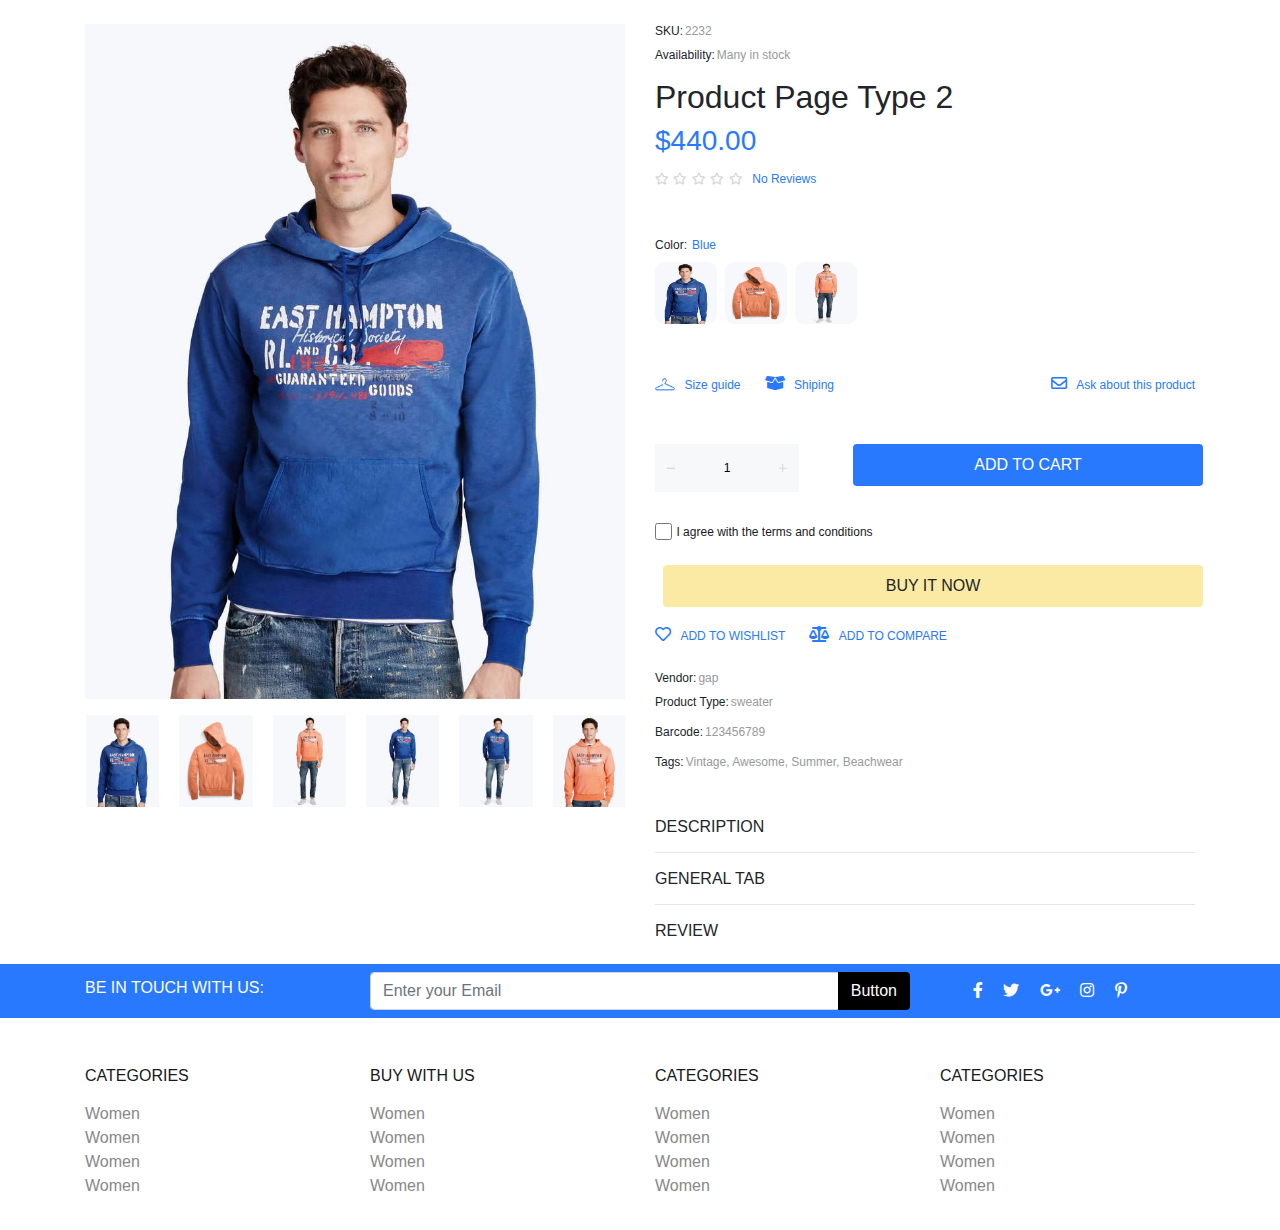
<file: components/Product-project/index.html>
<!DOCTYPE html>
<html lang="en">
    <head>

        <link rel="stylesheet" href="css/all.css">
        <link rel="stylesheet" href="css/bootstrap.min.css">
        <link rel="stylesheet" href="css/owl.carousel.min.css">
        <link rel="stylesheet" href="css/owl.theme.default.min.css">   
        <link rel="stylesheet" href="css/style.css">


    <title>WorkShop</title>
    </head>
    <body>



        <section class="product">
            <div class="container  mt-4">
                <div class="row">
                    <div class="col-lg-6  col-sm-12">
                        <img  id="prodPic"src="img/img1.jpg"/>
                        <div class="owl-carousel mt-3">
                            <div> <img src="img/img1.jpg"/> </div>
                            <div> <img src="img/img2.jpg"/> </div>    
                            <div> <img src="img/img3.jpg"/> </div>
                            <div> <img src="img/4.jpg"/> </div>
                            <div> <img src="img/5.jpg"/> </div>
                            <div> <img src="img/6.jpg"/> </div>
                            <div> <img src="img/7.jpg"/> </div>
                        </div>
                    </div>
                    <div class="col-lg-6  col-sm-12">
                        <div class="SingleProInfo" >
                            <p>SKU:<span class="graytext">2232</span></p>
                            <p class="mb-3">Availability:<span class="graytext">Many in stock</span></p>
                            <h2>Product Page Type 2</h1>
                            <h3>$440.00</h2>
                            <div id="ratingStars" class="mb-5">
                                <ul class="stars">
                                    <li><i class="far fa-star fa-xs"></i></li>
                                    <li><i class="far fa-star fa-xs"></i></li>
                                    <li><i class="far fa-star fa-xs"></i></li>
                                    <li><i class="far fa-star fa-xs"></i></li>
                                    <li><i class="far fa-star fa-xs"></i></li>
                                    <li> <span class="bluetext">No Reviews</span></li>
                                </ul>
                            </div>
                            <p>Color:<span class="bluetext">Blue</span> </p>

                            <div class="proclr ">
                                <ul class="proclrpic d-flex ">
                                    <li><img id="clrpic" src="img/img1.jpg"/></li>
                                    <li class="ml-2"><img id="clrpic" src="img/img2.jpg"/></li>
                                    <li class="ml-2"><img id="clrpic" src="img/img3.jpg"/></li>
                                </ul>
                            </div>

                            <div class="d-flex  mt-5">  
                                <div class="sizeguid">
                                    <img src="img/icons8-pastel-64.png"/>
                                    <span class="bluetext"> Size guide</span>
                                </div>

                                <div class="shipping ml-4 ">
                                    <i class="fas fa-box-open"></i>
                                    <span class="bluetext"> Shiping</span>
                                </div>  

                                <div class=" askabout ml-auto">
                                    <i class="far fa-envelope"></i>
                                    <span class="bluetext">  Ask about this product</span> 
                                </div>
                            </div>

                            <!-- -------------------------------numeric field&addto cart button -------------------------------                       --> 
                            <div class="row">
                            <div class="col-md-4">                      
                            <div class="number-input mt-5 ">
                                <button onclick="this.parentNode.querySelector('input[type=number]').stepDown()" ></button>
                                <input class="quantity" min="0" name="quantity" value="1" type="number">
                                <button onclick="this.parentNode.querySelector('input[type=number]').stepUp()" class="plus"></button>
                            </div>
                            </div>
                            
                            <div class="col-sm-8 mt-5" > 
                            <button class="btn  btn-addtocart d-inline  ml-2  p-2 "> ADD TO CART</button>
                            </div>
                            </div>
                            <!-- -------------------------------/numeric field&addto cart button -------------------------------                       -->                        




                            <!-- -------------------------------Checkbox -------------------------------                       -->
                            <div class="checkcond mb-3  mt-2">
                                <input type="checkbox"class="mt-3" value="" id="defaultCheck1">
                                <label  >
                                    I agree with the terms and conditions
                                </label>
                            </div>
                            <!-- -------------------------------/Checkbox ------------------------------- 
-->            



                            <button class="btn  btn-buynow btn-block  ml-2  p-2 mt-1"> BUY IT NOW</button>

                            <!-------------------------------------------------------------------                        -->
                            <div class="wishcompare d-flex  mt-3">  
                                <div class="wishlist">
                                    <i class="far fa-heart"></i>
                                    <span class="bluetext"> ADD TO WISHLIST</span>
                                </div>

                                <div class="compare ml-4 ">
                                    <i class="fas fa-balance-scale"></i>
                                    <span class="bluetext"> ADD TO COMPARE</span>
                                </div> 
                            </div>
                            <!-- ------------------------------------------------------------------------                       -->
                            <div class="moreInfo mt-4">
                                <p>Vendor:<span class="graytext">gap</span></p>
                                <p class="mb-3">Product Type:<span class="graytext">sweater</span></p>
                                <p class="mb-3">Barcode:<span          class="graytext">123456789</span></p>
                                <p class="mb-3">Tags:<span class="graytext">Vintage, Awesome, Summer, Beachwear</span></p>
                            </div>

                            <!-- ------------------------------------------------------------------------                       -->
                            <div class="decription mt-5">
                                <h6>DESCRIPTION</h6>
                                <div class="decription-content">
                                    <p>We are proud to present our best premium Shopify theme - Wokiee.</p>
                                    <p>This is multi-purpose software that can be used for any type of the store. Great variety of available options will make customization process very easy.</p>
                                    <p>Please, take a look at feature list and compare with our competitors.</p>
                                    <p>You can buy our theme and start your business online with minimal time investments.</p>
                                    <p>Wokiee support DropShipping app Oberlo.Wokiee Shopify theme is powerfool tool to create personal webshop.</p>
                                </div>

                                <div class="line"><hr></div>
                            </div>

                            <!-- ------------------------------------------------------------------------                       -->                       
                            <div class="generaltab">
                                <h6>GENERAL TAB</h6>
                                <div class="generaltab-content">
                                    <p>Color:<span class="graytext">Blue</span></p>
                                    <p class="mb-3">Size:<span class="graytext">20, 24</span></p>    <p>Material:<span class="graytext">100% Polyester</span></p>
                                </div>

                                <div class="line"><hr></div>
                            </div>


                            <!-- ------------------------------------------------------------------------                        -->
                            <div class="review">
                                <div class="review-content">
                                    <h6>CUSTOMER REVIEWS</h6>
                                    <p class="mb-3"><span class="graytext">No reviews yet</span></p>
                                </div>
                                <h6>REVIEW</h4>


                            </div>


                            <!-- ------------------------------------------------------------------------                        -->


                        </div>      

                    </div>
                </div>
            </div>
        </section>



        <footer >

            <div class="footer my-3 ">
                <div class="py-2 footer-above">
                    <div class="container">
                        <div class="row align-items-center">
                            <div class=" InTouch col-md-3">
                                <h6>BE IN TOUCH WITH US:</h6>
                            </div>
                            <div class="col-md-6  ">
                                <div class="input-group ">
                                    <input type="text" class="form-control" placeholder="Enter your Email" >
                                    <div class="input-group-append">
                                        <button class="btn" type="button" id="button-addon2">Button</button>
                                    </div>
                                </div>
                            </div>
                            <div class="col-md-3 ">
                                <div class="social row align-items-center justify-elements-center">
                                    <ul class="social_ico ">
                                        <li class="ml-5 mr-3"><i class="fab fa-facebook-f "></i></li>
                                        <li class="  mr-3"><i class="fab fa-twitter"></i></li>
                                        <li class="  mr-3"><i class="fab fa-google-plus-g"></i></li>
                                        <li class="  mr-3"><i class="fab fa-instagram"></i></li>
                                        <li class="  mr-3"><i class="fab fa-pinterest-p"></i></li>
                                        </li>
                                    </ul>
                            </div>
                        </div>
                    </div>
                </div>

            </div>

            <div class="container" >


                <div class="row mt-5 footer-sections">
                    <div class="col-md-3 col-xs-6 ">
                        <div class="footer-sections-CATEGORIES  ">
                            <ul class="CATEGORIES">
                                <li class="MainTiltle  mb-3"> <a href="#"><h6>CATEGORIES</h6></a> </li>
                                <li class=""> <a href="#">Women</a> </li>
                                <li class=""><a href="#">Women</a></li>
                                <li class=""><a href="#">Women</a></li>
                                <li class=""><a href="#">Women</a></li>
                            </ul>
                        </div>
                    </div>

                    <div class="col-md-3 col-xs-6 ">
                        <div class="footer-sections-BUY">    
                            <ul class="BUY-WITH-US">
                                <li class="MainTiltle  mb-3"> <a href="#"><h6>BUY WITH US</h6></a> </li>
                                <li class=""> <a href="#">Women</a> </li>
                                <li class=""><a href="#">Women</a></li>
                                <li class=""><a href="#">Women</a></li>
                                <li class=""><a href="#">Women</a></li>
                            </ul>
                        </div> 
                    </div>

                    <div class="col-md-3 col-xs-6">
                        <div class="footer-sections-ABOUT">    
                            <ul class="ABOUT">
                                <li class="MainTiltle  mb-3"> <a href="#"><h6>CATEGORIES</h6></a> </li>
                                <li class=""> <a href="#">Women</a> </li>
                                <li class=""><a href="#">Women</a></li>
                                <li class=""><a href="#">Women</a></li>
                                <li class=""><a href="#">Women</a></li>
                            </ul>
                        </div>
                    </div>


                    <div class="col-md-3 col-xs-6 ">
                        <div class="footer-sections-CONTACT US">    
                            <ul class="CONTACT US">
                                <li class="MainTiltle  mb-3"> <a href="#"><h6>CATEGORIES</h6></a> </li>
                                <li class=""> <a href="#">Women</a> </li>
                                <li class=""><a href="#">Women</a></li>
                                <li class=""><a href="#">Women</a></li>
                                <li class=""><a href="#">Women</a></li>
                            </ul>
                        </div>
                    </div>


                </div>



            </div> 
            </div>



        </footer>




    <script src="js/jquery-3.4.1.min.js"></script>
    <script src="js/popper.min.js"></script>
    <script src="js/bootstrap.min.js"></script>
    <script src="js/owl.carousel.min.js"></script>
    <script src="js/index.js"></script>                
    </body>
</html>
</file>
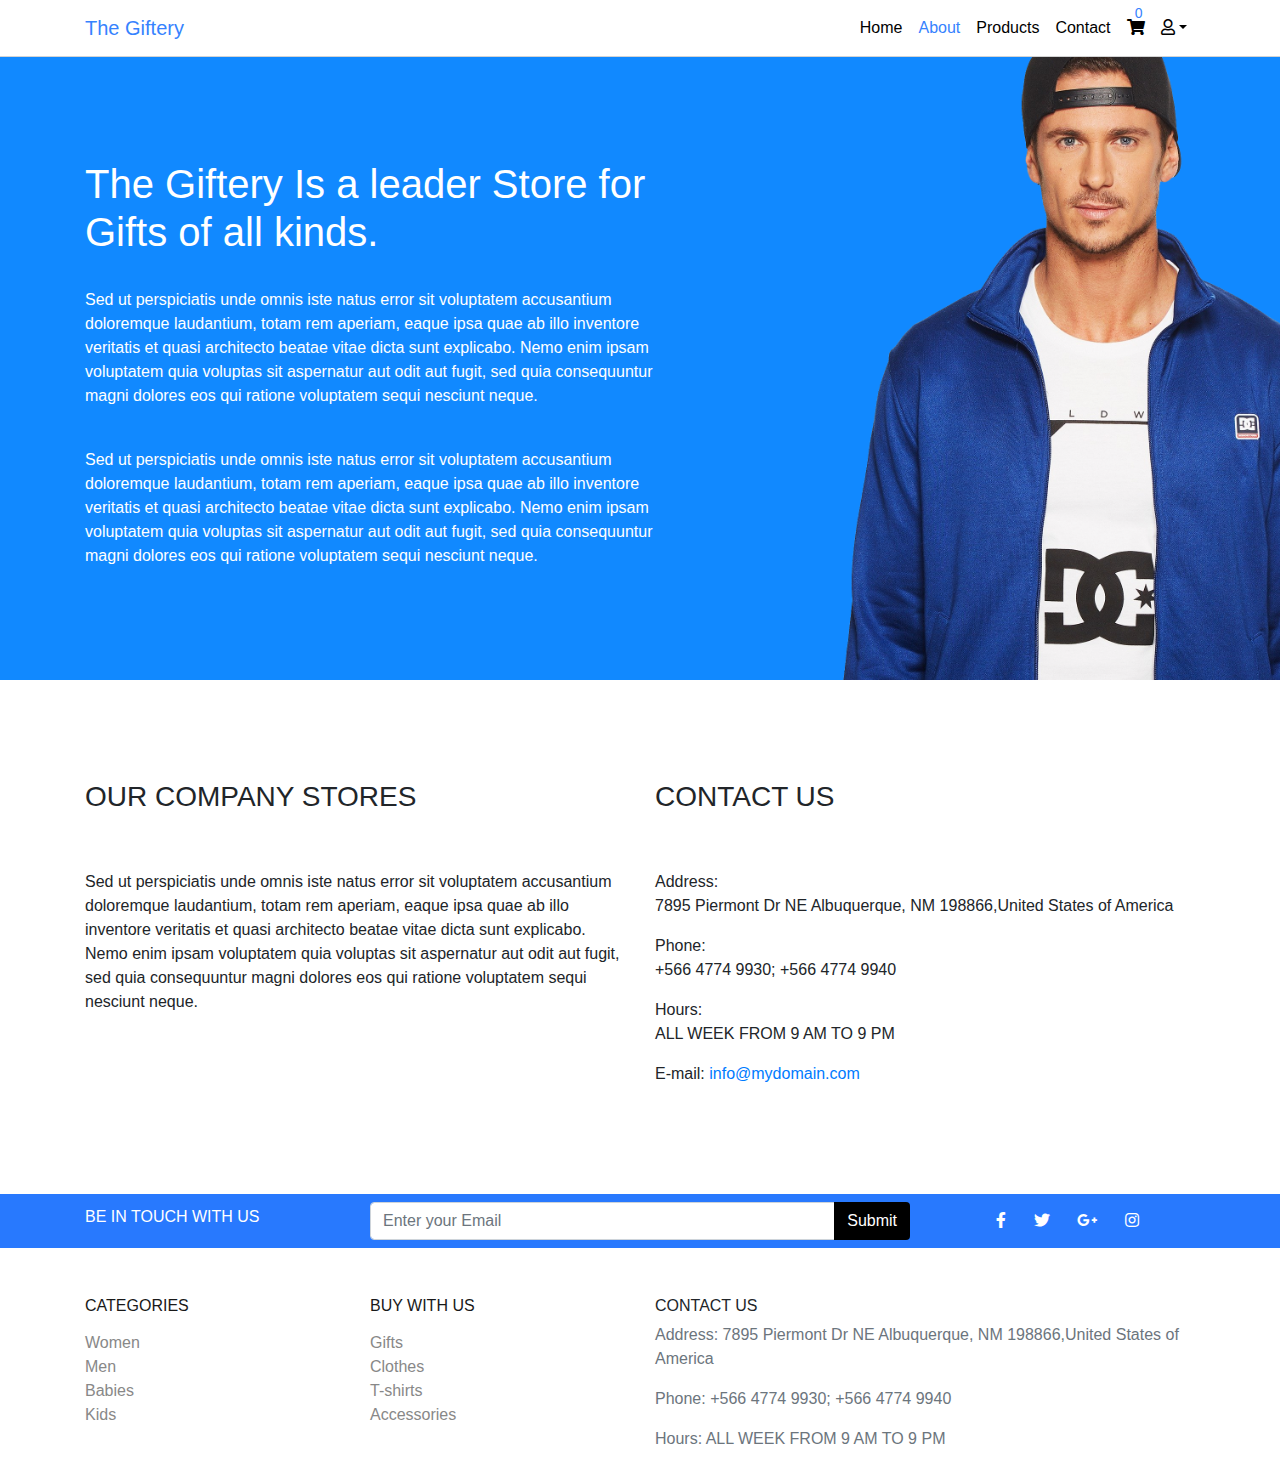
<file: about.html>
<!DOCTYPE html>
<html lang="en">

<head>
    <meta name="viewport" content="width=device-width, initial-scale=1.0">
    <meta http-equiv="X-UA-Compatible" content="ie=edge">
    <link rel="stylesheet" href="css/all.css">
    <link rel="stylesheet" href="css/bootstrap.min.css">
    <link rel="stylesheet" href="css/style.css">
    <title>theGiftery-Amer Team - About</title>
</head>

<body>
    <!-- Navbar Start -->
    <nav class="navbar navbar-expand-lg fixed-top navbar-dark">
        <div class="container">
            <a class="navbar-brand" href="index.html">The Giftery</a>
            <button class="navbar-toggler" type="button" data-toggle="collapse" data-target="#navbarSupportedContent"
                aria-controls="navbarSupportedContent" aria-expanded="false" aria-label="Toggle navigation">
                <span class="navbar-toggler-icon"></span>
            </button>

            <div class="collapse navbar-collapse" id="navbarSupportedContent">
                <ul class="navbar-nav ml-auto">
                    <li class="nav-item">
                        <a class="nav-link" href="index.html">Home</a>
                    </li>
                    <li class="nav-item active">
                        <a class="nav-link" href="about.html">About</a>
                    </li>
                    <li class="nav-item">
                        <a class="nav-link" href="products.html">Products</a>
                    </li>
                    <li class="nav-item">
                        <a class="nav-link" href="contact.html">Contact</a>
                    </li>
                    <li class="nav-item">
                        <a class="nav-link d-flex justify-elements-center align-items-center" href="shoppingcart.html">
                            <div id="cart-icon-div">
                                <i class="fas fa-shopping-cart"></i>
                                <span class='d-block text-center' id="cart-items">0</span>
                            </div>
                        </a>
                    </li>
                    <li class="nav-item dropdown d-flex justify-elements-center align-items-center">
                        <a class="nav-link arrow-down dropdown-toggle" id="dropdownId" data-toggle="dropdown"
                            aria-haspopup="true" aria-expanded="false">
                            <i id='user-image' class="far fa-user"></i>
                        </a>
                        <div class="dropdown-menu" aria-labelledby="dropdownId">
                            <a class="dropdown-item">username</a>
                            <a class="dropdown-item">settings</a>
                        </div>
                    </li>
                </ul>
            </div>
        </div>
    </nav>
    <!-- Navbar End -->

    <!-- About Section start -->

    <section>
        <div class="row about ">
            <div class="col-12">
                <div class="container py-5 my-5">
                    <h1 class="mt-5 pt-3">The Giftery Is a leader Store for
                        <br> Gifts of all kinds.
                    </h1>
                    <br>
                    <p>Sed ut perspiciatis unde omnis iste natus error sit voluptatem accusantium<br> doloremque
                        laudantium, totam rem aperiam, eaque ipsa quae ab illo inventore<br> veritatis et quasi
                        architecto beatae vitae dicta sunt explicabo. Nemo enim ipsam<br> voluptatem quia voluptas sit
                        aspernatur aut odit aut fugit, sed quia consequuntur<br> magni dolores eos qui ratione
                        voluptatem sequi nesciunt neque.
                    </p>
                    <br>
                    <p>Sed ut perspiciatis unde omnis iste natus error sit voluptatem accusantium<br> doloremque
                        laudantium, totam rem aperiam, eaque ipsa quae ab illo inventore<br> veritatis et quasi
                        architecto beatae vitae dicta sunt explicabo. Nemo enim ipsam<br> voluptatem quia voluptas sit
                        aspernatur aut odit aut fugit, sed quia consequuntur<br> magni dolores eos qui ratione
                        voluptatem sequi nesciunt neque.
                    </p>
                </div>
            </div>
        </div>
        <div class="lowerpart ">
            <div class="container">
                <div class="row">
                    <div class="col-lg-6 col-md-6 col-sm-12 col-12">
                        <h3>OUR COMPANY STORES</h3>
                        <br>
                        <br>
                        <p>Sed ut perspiciatis unde omnis iste natus error sit voluptatem accusantium
                            doloremque laudantium, totam rem aperiam, eaque ipsa quae ab illo inventore veritatis et
                            quasi architecto beatae vitae dicta sunt explicabo. Nemo enim ipsam voluptatem quia voluptas
                            sit aspernatur aut odit aut fugit, sed quia consequuntur magni dolores eos qui ratione
                            voluptatem sequi nesciunt neque.
                        </p>
                    </div>
                    <div class="col-lg-6 col-md-6 col-sm-12 col-12 contact">
                        <h3>CONTACT US</h3>
                        <br>
                        <br>
                        <div>
                            <span>Address: </span>
                            <p>7895 Piermont Dr NE Albuquerque, NM 198866,United States of America</p>
                            <span>Phone: </span>
                            <p>+566 4774 9930; +566 4774 9940</p>
                            <span>Hours: </span>
                            <p>ALL WEEK FROM 9 AM TO 9 PM</p>
                            <span>E-mail: </span> <a href="#">info@mydomain.com</a>
                        </div>
                    </div>
                </div>
            </div>
        </div>
    </section>

    <!-- About Section end -->


    <!-- Footer start  -->
    <footer>
        <div class="footer mt-3 py-2">
            <div class="py-2 footer-above">
                <div class="container">
                    <div class="row align-items-center">
                        <div class="col-lg-3 col-md-4 col-sm-12 InTouch">
                            <h6>BE IN TOUCH WITH US</h6>
                        </div>
                        <div class="col-lg-6 col-md-5 col-sm-12">
                            <div class="input-group ">
                                <input type="email" class="form-control" placeholder="Enter your Email">
                                <div class="input-group-append">
                                    <button class="btn" type="button" id="button-addon2">Submit</button>
                                </div>
                            </div>
                        </div>
                        <div class="col-lg-3 col-md-3 col-sm-12">
                            <div class="social row align-items-center">
                                <ul class="list-unstyled d-flex justify-content-between m-auto w-50">
                                    <li>
                                        <a class='text-white' href="#">
                                            <i class="fab fa-facebook-f "></i>
                                        </a>
                                    </li>
                                    <li>
                                        <a class='text-white' href="#"> <i class="fab fa-twitter"></i>
                                        </a>
                                    </li>
                                    <li>
                                        <a class='text-white' href="#"> <i class="fab fa-google-plus-g"></i>
                                        </a>
                                    </li>
                                    <li>
                                        <a class='text-white' href="#"> <i class="fab fa-instagram"></i>
                                        </a>
                                    </li>
                                </ul>
                            </div>
                        </div>
                    </div>
                </div>
            </div>

            <div class="container">
                <div class="row mt-5 footer-sections">
                    <div class="col-md-3 col-6 ">
                        <div class="footer-sections-CATEGORIES  ">
                            <ul class="CATEGORIES">
                                <li class="MainTiltle  mb-3"> <a href="#">
                                        <h6>CATEGORIES</h6>
                                    </a> </li>
                                <li class=""> <a href="#">Women</a> </li>
                                <li class=""><a href="#">Men</a></li>
                                <li class=""><a href="#">Babies</a></li>
                                <li class=""><a href="#">Kids</a></li>
                            </ul>
                        </div>
                    </div>

                    <div class="col-md-3 col-6 ">
                        <div class="footer-sections-BUY">
                            <ul class="BUY-WITH-US">
                                <li class="MainTiltle  mb-3"> <a href="#">
                                        <h6>BUY WITH US</h6>
                                    </a> </li>
                                <li class=""> <a href="#">Gifts</a> </li>
                                <li class=""><a href="#">Clothes</a></li>
                                <li class=""><a href="#">T-shirts</a></li>
                                <li class=""><a href="#">Accessories</a></li>
                            </ul>
                        </div>
                    </div>

                    <div class="col-md-6 col-12">
                        <div class="footer-sections-ABOUT ">
                            <h6>CONTACT US</h6>
                            <p class="text-muted">Address: 7895 Piermont Dr NE Albuquerque, NM 198866,United States of
                                America </p>
                            <p class="text-muted">Phone: +566 4774 9930; +566 4774 9940</p>
                            <p class="text-muted">Hours: ALL WEEK FROM 9 AM TO 9 PM</p>
                        </div>
                    </div>
                </div>
            </div>
        </div>
    </footer>
    <!-- Footer end -->

    <script src="js/jquery-3.4.1.min.js"></script>
    <script src="js/popper.min.js"></script>
    <script src="js/bootstrap.min.js"></script>
</body>

</html>
</file>
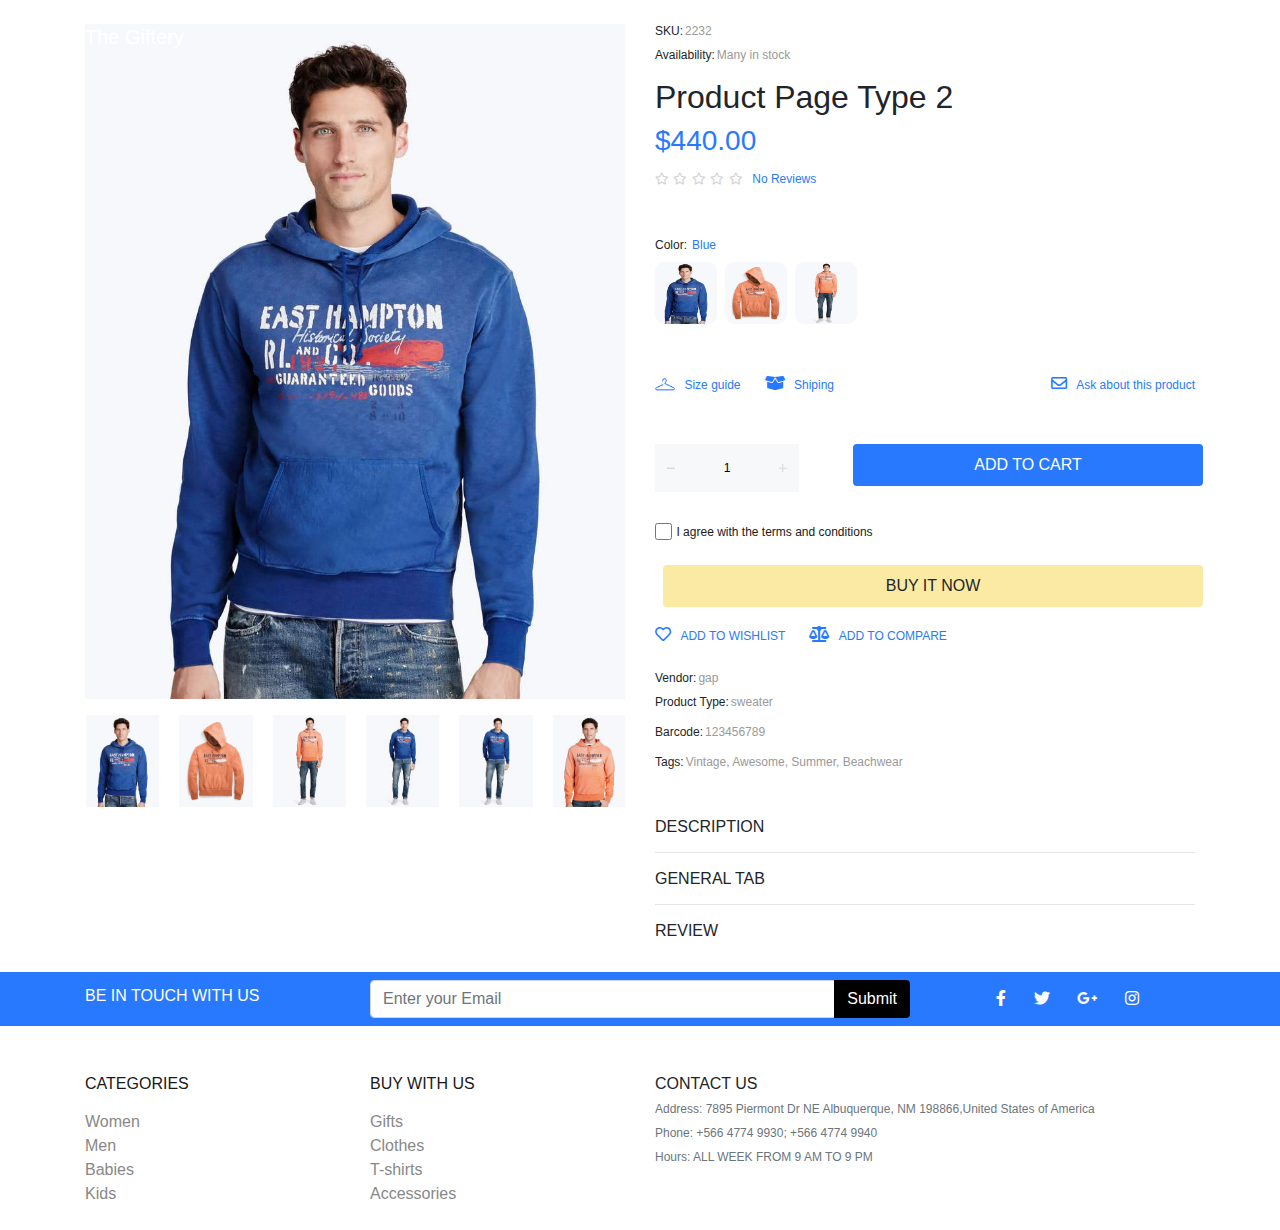
<file: product.html>
<!DOCTYPE html>
<html lang="en">

<head>
    <meta name="viewport" content="width=device-width, initial-scale=1.0">
    <meta http-equiv="X-UA-Compatible" content="ie=edge">
    <link rel="stylesheet" href="css/all.css">
    <link rel="stylesheet" href="css/bootstrap.min.css">
    <link rel="stylesheet" href="css/owl.carousel.min.css">
    <link rel="stylesheet" href="css/owl.theme.default.min.css">
    <link rel="stylesheet" href="css/product-style.css">
    <title>theGiftery-Amer Team - Product</title>
</head>

<body>
    <!-- Navbar Start -->
    <nav class="navbar navbar-expand-lg fixed-top navbar-dark">
        <div class="container">
            <a class="navbar-brand" href="index.html">The Giftery</a>
            <button class="navbar-toggler" type="button" data-toggle="collapse" data-target="#navbarSupportedContent"
                aria-controls="navbarSupportedContent" aria-expanded="false" aria-label="Toggle navigation">
                <span class="navbar-toggler-icon"></span>
            </button>

            <div class="collapse navbar-collapse" id="navbarSupportedContent">
                <ul class="navbar-nav ml-auto">
                    <li class="nav-item">
                        <a class="nav-link" href="index.html">Home</a>
                    </li>
                    <li class="nav-item">
                        <a class="nav-link" href="about.html">About</a>
                    </li>
                    <li class="nav-item">
                        <a class="nav-link active" href="products.html">Products</a>
                    </li>
                    <li class="nav-item">
                        <a class="nav-link" href="contact.html">Contact</a>
                    </li>
                    <li class="nav-item">
                        <a class="nav-link d-flex justify-elements-center align-items-center" href="shoppingcart.html">
                            <div id="cart-icon-div">
                                <i class="fas fa-shopping-cart"></i>
                                <span class='d-block text-center' id="cart-items">0</span>
                            </div>
                        </a>
                    </li>
                    <li class="nav-item dropdown d-flex justify-elements-center align-items-center">
                        <a class="nav-link arrow-down dropdown-toggle" id="dropdownId" data-toggle="dropdown"
                            aria-haspopup="true" aria-expanded="false">
                            <i id='user-image' class="far fa-user"></i>
                        </a>
                        <div class="dropdown-menu" aria-labelledby="dropdownId">
                            <a class="dropdown-item">username</a>
                            <a class="dropdown-item">settings</a>
                        </div>
                    </li>
                </ul>
            </div>
        </div>
    </nav>
    <!-- Navbar End -->



    <section class="product">
        <div class="container  mt-4">
            <div class="row">
                <div class="col-lg-6  col-sm-12">
                    <img id="prodPic" src="img/img1.jpg" />
                    <div class="owl-carousel mt-3">
                        <div> <img src="img/img1.jpg" /> </div>
                        <div> <img src="img/img2.jpg" /> </div>
                        <div> <img src="img/img3.jpg" /> </div>
                        <div> <img src="img/4(2).jpg" /> </div>
                        <div> <img src="img/5(2).jpg" /> </div>
                        <div> <img src="img/6(2).jpg" /> </div>
                        <div> <img src="img/7(2).jpg" /> </div>
                    </div>
                </div>
                <div class="col-lg-6  col-sm-12">
                    <div class="SingleProInfo">
                        <p>SKU:<span class="graytext">2232</span></p>
                        <p class="mb-3">Availability:<span class="graytext">Many in stock</span></p>
                        <h2>Product Page Type 2</h1>
                            <h3>$440.00
                        </h2>
                        <div id="ratingStars" class="mb-5">
                            <ul class="stars">
                                <li><i class="far fa-star fa-xs"></i></li>
                                <li><i class="far fa-star fa-xs"></i></li>
                                <li><i class="far fa-star fa-xs"></i></li>
                                <li><i class="far fa-star fa-xs"></i></li>
                                <li><i class="far fa-star fa-xs"></i></li>
                                <li> <span class="bluetext">No Reviews</span></li>
                            </ul>
                        </div>
                        <p>Color:<span class="bluetext">Blue</span> </p>

                        <div class="proclr ">
                            <ul class="proclrpic d-flex ">
                                <li><img id="clrpic" src="img/img1.jpg" /></li>
                                <li class="ml-2"><img id="clrpic" src="img/img2.jpg" /></li>
                                <li class="ml-2"><img id="clrpic" src="img/img3.jpg" /></li>
                            </ul>
                        </div>

                        <div class="d-flex  mt-5">
                            <div class="sizeguid">
                                <img src="img/icons8-pastel-64.png" />
                                <span class="bluetext"> Size guide</span>
                            </div>

                            <div class="shipping ml-4 ">
                                <i class="fas fa-box-open"></i>
                                <span class="bluetext"> Shiping</span>
                            </div>

                            <div class=" askabout ml-auto">
                                <i class="far fa-envelope"></i>
                                <span class="bluetext"> Ask about this product</span>
                            </div>
                        </div>

                        <!-- -------------------------------numeric field&addto cart button -------------------------------                       -->
                        <div class="row">
                            <div class="col-md-4">
                                <div class="number-input mt-5 ">
                                    <button
                                        onclick="this.parentNode.querySelector('input[type=number]').stepDown()"></button>
                                    <input class="quantity" min="0" name="quantity" value="1" type="number">
                                    <button onclick="this.parentNode.querySelector('input[type=number]').stepUp()"
                                        class="plus"></button>
                                </div>
                            </div>

                            <div class="col-sm-8 mt-5">
                                <button class="btn  btn-addtocart d-inline  ml-2  p-2 "> ADD TO CART</button>
                            </div>
                        </div>
                        <!-- -------------------------------/numeric field&addto cart button -------------------------------                       -->




                        <!-- -------------------------------Checkbox -------------------------------                       -->
                        <div class="checkcond mb-3  mt-2">
                            <input type="checkbox" class="mt-3" value="" id="defaultCheck1">
                            <label>
                                I agree with the terms and conditions
                            </label>
                        </div>
                        <!-- -------------------------------/Checkbox ------------------------------- 
    -->



                        <button class="btn  btn-buynow btn-block  ml-2  p-2 mt-1"> BUY IT NOW</button>

                        <!-------------------------------------------------------------------                        -->
                        <div class="wishcompare d-flex  mt-3">
                            <div class="wishlist">
                                <i class="far fa-heart"></i>
                                <span class="bluetext"> ADD TO WISHLIST</span>
                            </div>

                            <div class="compare ml-4 ">
                                <i class="fas fa-balance-scale"></i>
                                <span class="bluetext"> ADD TO COMPARE</span>
                            </div>
                        </div>
                        <!-- ------------------------------------------------------------------------                       -->
                        <div class="moreInfo mt-4">
                            <p>Vendor:<span class="graytext">gap</span></p>
                            <p class="mb-3">Product Type:<span class="graytext">sweater</span></p>
                            <p class="mb-3">Barcode:<span class="graytext">123456789</span></p>
                            <p class="mb-3">Tags:<span class="graytext">Vintage, Awesome, Summer, Beachwear</span></p>
                        </div>

                        <!-- ------------------------------------------------------------------------                       -->
                        <div class="decription mt-5">
                            <h6>DESCRIPTION</h6>
                            <div class="decription-content">
                                <p>We are proud to present our best premium Shopify theme - Wokiee.</p>
                                <p>This is multi-purpose software that can be used for any type of the store. Great
                                    variety of available options will make customization process very easy.</p>
                                <p>Please, take a look at feature list and compare with our competitors.</p>
                                <p>You can buy our theme and start your business online with minimal time investments.
                                </p>
                                <p>Wokiee support DropShipping app Oberlo.Wokiee Shopify theme is powerfool tool to
                                    create personal webshop.</p>
                            </div>

                            <div class="line">
                                <hr>
                            </div>
                        </div>

                        <!-- ------------------------------------------------------------------------                       -->
                        <div class="generaltab">
                            <h6>GENERAL TAB</h6>
                            <div class="generaltab-content">
                                <p>Color:<span class="graytext">Blue</span></p>
                                <p class="mb-3">Size:<span class="graytext">20, 24</span></p>
                                <p>Material:<span class="graytext">100% Polyester</span></p>
                            </div>

                            <div class="line">
                                <hr>
                            </div>
                        </div>


                        <!-- ------------------------------------------------------------------------                        -->
                        <div class="review">
                            <div class="review-content">
                                <h6>CUSTOMER REVIEWS</h6>
                                <p class="mb-3"><span class="graytext">No reviews yet</span></p>
                            </div>
                            <h6>REVIEW</h4>


                        </div>


                        <!-- ------------------------------------------------------------------------                        -->
                    </div>
                </div>
            </div>
        </div>
    </section>



    <!-- Footer start  -->
    <footer>
        <div class="footer mt-3 py-2">
            <div class="py-2 footer-above">
                <div class="container">
                    <div class="row align-items-center">
                        <div class="col-lg-3 col-md-4 col-sm-12 InTouch">
                            <h6>BE IN TOUCH WITH US</h6>
                        </div>
                        <div class="col-lg-6 col-md-5 col-sm-12">
                            <div class="input-group ">
                                <input type="email" class="form-control" placeholder="Enter your Email">
                                <div class="input-group-append">
                                    <button class="btn" type="button" id="button-addon2">Submit</button>
                                </div>
                            </div>
                        </div>
                        <div class="col-lg-3 col-md-3 col-sm-12">
                            <div class="social row align-items-center">
                                <ul class="list-unstyled d-flex justify-content-between m-auto w-50">
                                    <li>
                                        <a class='text-white' href="#">
                                            <i class="fab fa-facebook-f "></i>
                                        </a>
                                    </li>
                                    <li>
                                        <a class='text-white' href="#"> <i class="fab fa-twitter"></i>
                                        </a>
                                    </li>
                                    <li>
                                        <a class='text-white' href="#"> <i class="fab fa-google-plus-g"></i>
                                        </a>
                                    </li>
                                    <li>
                                        <a class='text-white' href="#"> <i class="fab fa-instagram"></i>
                                        </a>
                                    </li>
                                </ul>
                            </div>
                        </div>
                    </div>
                </div>
            </div>

            <div class="container">
                <div class="row mt-5 footer-sections">
                    <div class="col-md-3 col-6 ">
                        <div class="footer-sections-CATEGORIES  ">
                            <ul class="CATEGORIES">
                                <li class="MainTiltle  mb-3"> <a href="#">
                                        <h6>CATEGORIES</h6>
                                    </a> </li>
                                <li class=""> <a href="#">Women</a> </li>
                                <li class=""><a href="#">Men</a></li>
                                <li class=""><a href="#">Babies</a></li>
                                <li class=""><a href="#">Kids</a></li>
                            </ul>
                        </div>
                    </div>

                    <div class="col-md-3 col-6 ">
                        <div class="footer-sections-BUY">
                            <ul class="BUY-WITH-US">
                                <li class="MainTiltle  mb-3"> <a href="#">
                                        <h6>BUY WITH US</h6>
                                    </a> </li>
                                <li class=""> <a href="#">Gifts</a> </li>
                                <li class=""><a href="#">Clothes</a></li>
                                <li class=""><a href="#">T-shirts</a></li>
                                <li class=""><a href="#">Accessories</a></li>
                            </ul>
                        </div>
                    </div>

                    <div class="col-md-6 col-12">
                        <div class="footer-sections-ABOUT ">
                            <h6>CONTACT US</h6>
                            <p class="text-muted">Address: 7895 Piermont Dr NE Albuquerque, NM 198866,United States of
                                America </p>
                            <p class="text-muted">Phone: +566 4774 9930; +566 4774 9940</p>
                            <p class="text-muted">Hours: ALL WEEK FROM 9 AM TO 9 PM</p>
                        </div>
                    </div>
                </div>
            </div>
        </div>
    </footer>
    <!-- Footer end -->
    <script src="js/jquery-3.4.1.min.js"></script>
    <script src="js/popper.min.js"></script>
    <script src="js/bootstrap.min.js"></script>
    <script src="js/owl.carousel.min.js"></script>
    <script src="js/product.js"></script>

</body>

</html>
</file>
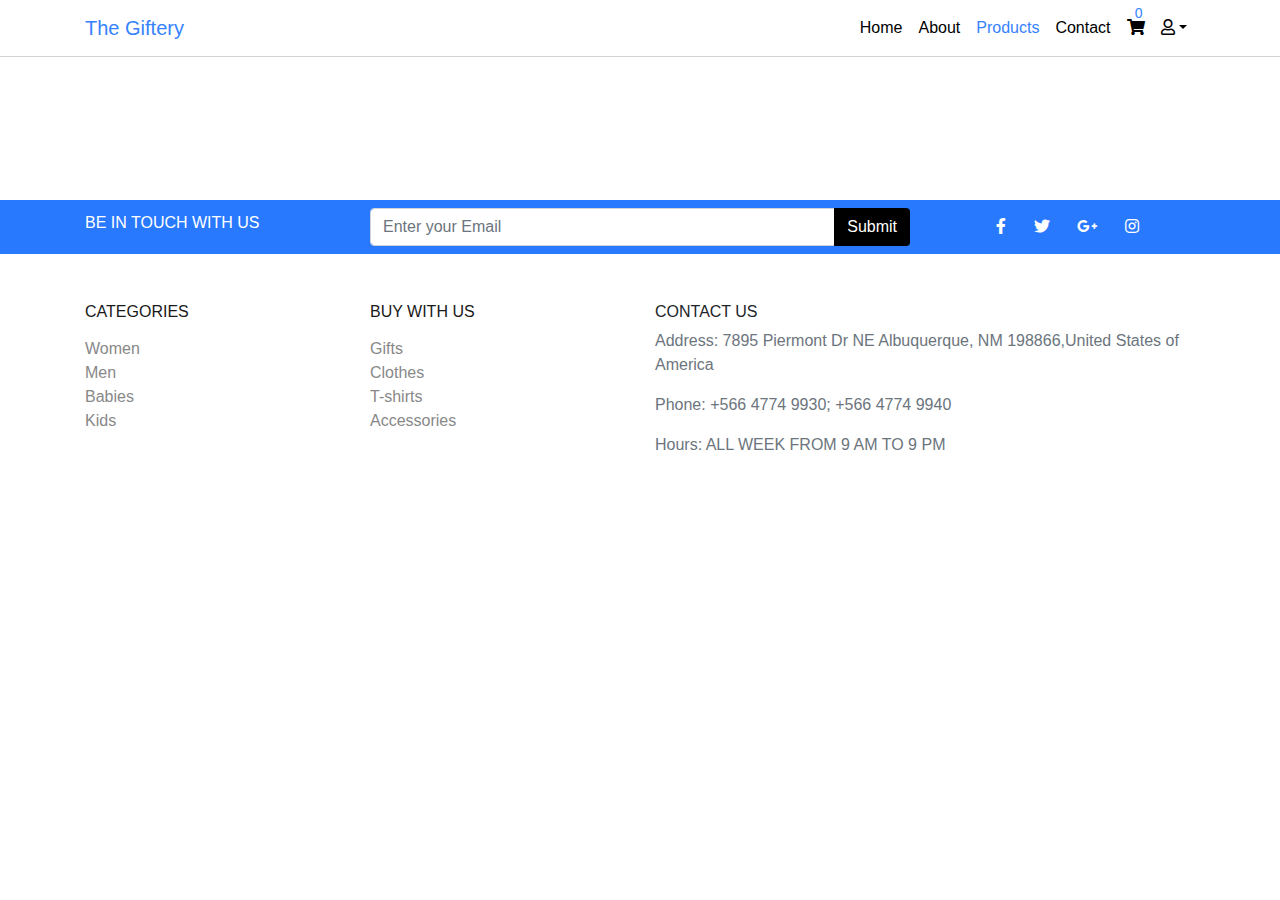
<file: products.html>
<!DOCTYPE html>
<html lang="en">
<head>
    <meta name="viewport" content="width=device-width, initial-scale=1.0">
    <meta http-equiv="X-UA-Compatible" content="ie=edge">
    <link rel="stylesheet" href="css/all.css">
    <link rel="stylesheet" href="css/bootstrap.min.css">
    <link rel="stylesheet" href="css/style.css">
    <title>theGiftery-Amer Team Products</title>
</head>

<body>
    <!-- Navbar Start -->
    <nav class="navbar navbar-expand-lg fixed-top navbar-dark">
        <div class="container">
            <a class="navbar-brand" href="index.html">The Giftery</a>
            <button class="navbar-toggler" type="button" data-toggle="collapse" data-target="#navbarSupportedContent"
                aria-controls="navbarSupportedContent" aria-expanded="false" aria-label="Toggle navigation">
                <span class="navbar-toggler-icon"></span>
            </button>

            <div class="collapse navbar-collapse" id="navbarSupportedContent">
                <ul class="navbar-nav ml-auto">
                    <li class="nav-item">
                        <a class="nav-link" href="index.html">Home</a>
                    </li>
                    <li class="nav-item">
                        <a class="nav-link" href="about.html">About</a>
                    </li>
                    <li class="nav-item">
                        <a class="nav-link active" href="products.html">Products</a>
                    </li>
                    <li class="nav-item">
                        <a class="nav-link" href="contact.html">Contact</a>
                    </li>
                    <li class="nav-item">
                        <a class="nav-link d-flex justify-elements-center align-items-center" href="shoppingcart.html">
                            <div id="cart-icon-div">
                                <i class="fas fa-shopping-cart"></i>
                                <span class='d-block text-center' id="cart-items">0</span>
                            </div>
                        </a>
                    </li>
                    <li class="nav-item dropdown d-flex justify-elements-center align-items-center">
                        <a class="nav-link arrow-down dropdown-toggle" id="dropdownId" data-toggle="dropdown"
                            aria-haspopup="true" aria-expanded="false">
                            <i id='user-image' class="far fa-user"></i>
                        </a>
                        <div class="dropdown-menu" aria-labelledby="dropdownId">
                            <a class="dropdown-item">username</a>
                            <a class="dropdown-item">settings</a>
                        </div>
                    </li>
                </ul>
            </div>
        </div>
    </nav>
    <!-- Navbar End -->

    <!-- products section start -->

    <section class="my-5 py-5" id="products">

    </section>

    <!-- products section end -->

    <!-- Footer start  -->
    <footer>
        <div class="footer mt-3 py-2">
            <div class="py-2 footer-above">
                <div class="container">
                    <div class="row align-items-center">
                        <div class="col-lg-3 col-md-4 col-sm-12 InTouch">
                            <h6>BE IN TOUCH WITH US</h6>
                        </div>
                        <div class="col-lg-6 col-md-5 col-sm-12">
                            <div class="input-group ">
                                <input type="email" class="form-control" placeholder="Enter your Email">
                                <div class="input-group-append">
                                    <button class="btn" type="button" id="button-addon2">Submit</button>
                                </div>
                            </div>
                        </div>
                        <div class="col-lg-3 col-md-3 col-sm-12">
                            <div class="social row align-items-center">
                                <ul class="list-unstyled d-flex justify-content-between m-auto w-50">
                                    <li>
                                        <a class='text-white' href="#">
                                            <i class="fab fa-facebook-f "></i>
                                        </a>
                                    </li>
                                    <li>
                                        <a class='text-white' href="#"> <i class="fab fa-twitter"></i>
                                        </a>
                                    </li>
                                    <li>
                                        <a class='text-white' href="#"> <i class="fab fa-google-plus-g"></i>
                                        </a>
                                    </li>
                                    <li>
                                        <a class='text-white' href="#"> <i class="fab fa-instagram"></i>
                                        </a>
                                    </li>
                                </ul>
                            </div>
                        </div>
                    </div>
                </div>
            </div>

            <div class="container">
                <div class="row mt-5 footer-sections">
                    <div class="col-md-3 col-6 ">
                        <div class="footer-sections-CATEGORIES  ">
                            <ul class="CATEGORIES">
                                <li class="MainTiltle  mb-3"> <a href="#">
                                        <h6>CATEGORIES</h6>
                                    </a> </li>
                                <li class=""> <a href="#">Women</a> </li>
                                <li class=""><a href="#">Men</a></li>
                                <li class=""><a href="#">Babies</a></li>
                                <li class=""><a href="#">Kids</a></li>
                            </ul>
                        </div>
                    </div>

                    <div class="col-md-3 col-6 ">
                        <div class="footer-sections-BUY">
                            <ul class="BUY-WITH-US">
                                <li class="MainTiltle  mb-3"> <a href="#">
                                        <h6>BUY WITH US</h6>
                                    </a> </li>
                                <li class=""> <a href="#">Gifts</a> </li>
                                <li class=""><a href="#">Clothes</a></li>
                                <li class=""><a href="#">T-shirts</a></li>
                                <li class=""><a href="#">Accessories</a></li>
                            </ul>
                        </div>
                    </div>

                    <div class="col-md-6 col-12">
                        <div class="footer-sections-ABOUT ">
                            <h6>CONTACT US</h6>
                            <p class="text-muted">Address: 7895 Piermont Dr NE Albuquerque, NM 198866,United States of
                                America </p>
                            <p class="text-muted">Phone: +566 4774 9930; +566 4774 9940</p>
                            <p class="text-muted">Hours: ALL WEEK FROM 9 AM TO 9 PM</p>
                        </div>
                    </div>
                </div>
            </div>
        </div>
    </footer>
    <!-- Footer end -->
    <script src="js/jquery-3.4.1.min.js"></script>
    <script src="js/popper.min.js"></script>
    <script src="js/bootstrap.min.js"></script>

</body>

</html>
</file>
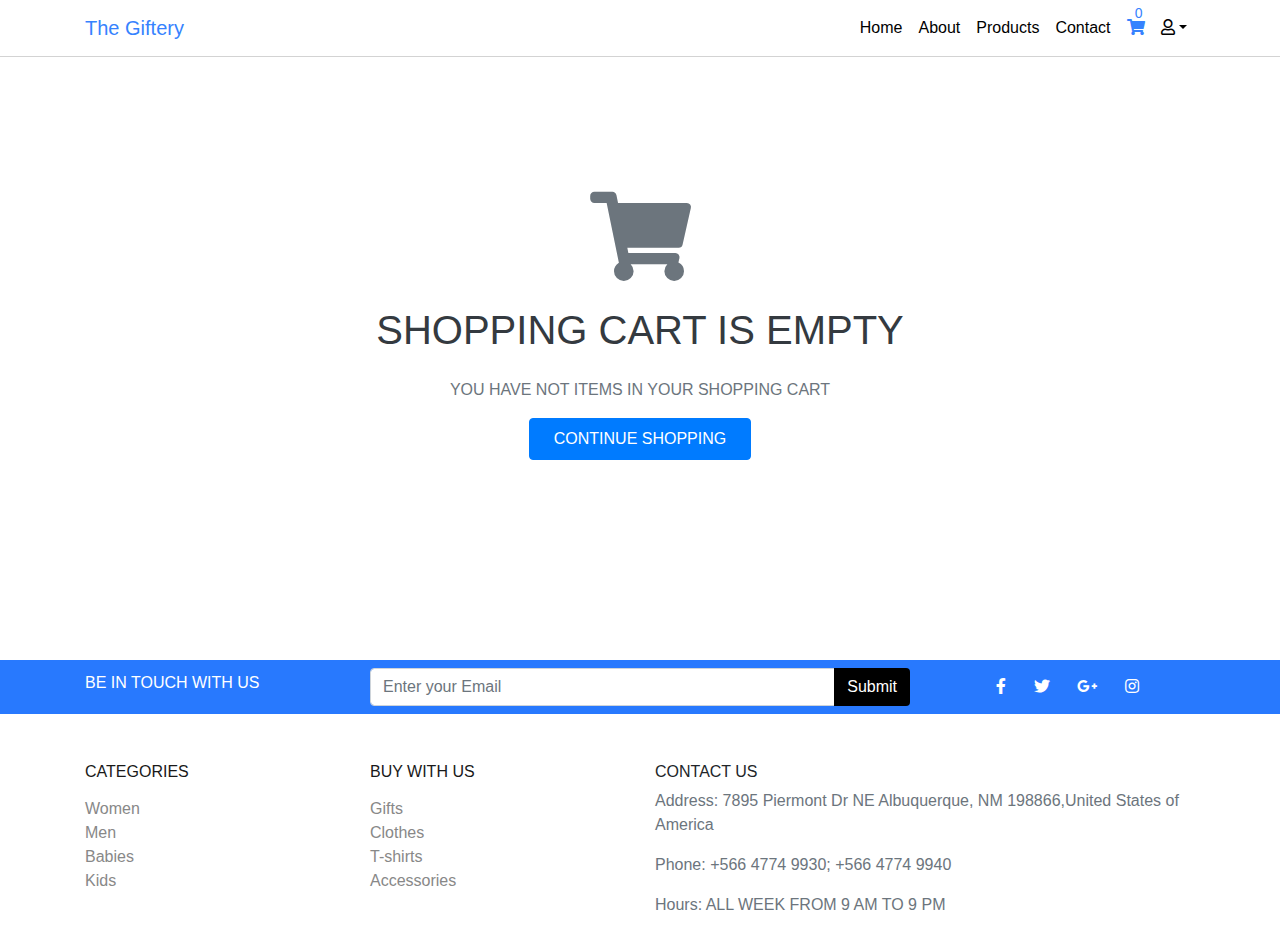
<file: shoppingCart.html>
<!DOCTYPE html>
<html lang="en">

<head>
    <meta name="viewport" content="width=device-width, initial-scale=1.0">
    <meta http-equiv="X-UA-Compatible" content="ie=edge">
    <link rel="stylesheet" href="css/all.css">
    <link rel="stylesheet" href="css/bootstrap.min.css">
    <link rel="stylesheet" href="css/style.css">
    <title>theGiftery-Amer Team - Shopping Cart</title>
</head>

<body>
    <!-- Navbar Start -->
    <nav class="navbar navbar-expand-lg fixed-top navbar-dark">
        <div class="container">
            <a class="navbar-brand" href="index.html">The Giftery</a>
            <button class="navbar-toggler" type="button" data-toggle="collapse" data-target="#navbarSupportedContent"
                aria-controls="navbarSupportedContent" aria-expanded="false" aria-label="Toggle navigation">
                <span class="navbar-toggler-icon"></span>
            </button>

            <div class="collapse navbar-collapse" id="navbarSupportedContent">
                <ul class="navbar-nav ml-auto">
                    <li class="nav-item">
                        <a class="nav-link" href="index.html">Home</a>
                    </li>
                    <li class="nav-item">
                        <a class="nav-link" href="about.html">About</a>
                    </li>
                    <li class="nav-item">
                        <a class="nav-link" href="products.html">Products</a>
                    </li>
                    <li class="nav-item">
                        <a class="nav-link" href="contact.html">Contact</a>
                    </li>
                    <li class="nav-item active">
                        <a class="nav-link d-flex justify-elements-center align-items-center" href="shoppingcart.html">
                            <div id="cart-icon-div">
                                <i class="fas fa-shopping-cart"></i>
                                <span class='d-block text-center' id="cart-items">0</span>
                            </div>
                        </a>
                    </li>
                    <li class="nav-item dropdown d-flex justify-elements-center align-items-center">
                        <a class="nav-link arrow-down dropdown-toggle" id="dropdownId" data-toggle="dropdown"
                            aria-haspopup="true" aria-expanded="false">
                            <i id='user-image' class="far fa-user"></i>
                        </a>
                        <div class="dropdown-menu" aria-labelledby="dropdownId">
                            <a class="dropdown-item">username</a>
                            <a class="dropdown-item">settings</a>
                        </div>
                    </li>
                </ul>
            </div>
        </div>
    </nav>
    <!-- Navbar End -->

    <section id="shopping-cart" class="my-5 py-5">
        <div class="container py-5">
            <div class="row py-5 flex-column align-items-center justify-content-center">
                <i class="fa fa-shopping-cart cart text-muted d-block" aria-hidden="true"></i>
                <h1 class="text-uppercase text-dark my-4">Shopping Cart is Empty</h1>
                <p class="text-uppercase text-muted">you have not items in your shopping cart</p>
                <a class="text-uppercase btn btn-primary px-4 py-2" href="products.html">continue shopping</a>
            </div>
        </div>
    </section>

    <!-- Footer start  -->
    <footer>
        <div class="footer mt-3 py-2">
            <div class="py-2 footer-above">
                <div class="container">
                    <div class="row align-items-center">
                        <div class="col-lg-3 col-md-4 col-sm-12 InTouch">
                            <h6>BE IN TOUCH WITH US</h6>
                        </div>
                        <div class="col-lg-6 col-md-5 col-sm-12">
                            <div class="input-group ">
                                <input type="email" class="form-control" placeholder="Enter your Email">
                                <div class="input-group-append">
                                    <button class="btn" type="button" id="button-addon2">Submit</button>
                                </div>
                            </div>
                        </div>
                        <div class="col-lg-3 col-md-3 col-sm-12">
                            <div class="social row align-items-center">
                                <ul class="list-unstyled d-flex justify-content-between m-auto w-50">
                                    <li>
                                        <a class='text-white' href="#">
                                            <i class="fab fa-facebook-f "></i>
                                        </a>
                                    </li>
                                    <li>
                                        <a class='text-white' href="#"> <i class="fab fa-twitter"></i>
                                        </a>
                                    </li>
                                    <li>
                                        <a class='text-white' href="#"> <i class="fab fa-google-plus-g"></i>
                                        </a>
                                    </li>
                                    <li>
                                        <a class='text-white' href="#"> <i class="fab fa-instagram"></i>
                                        </a>
                                    </li>
                                </ul>
                            </div>
                        </div>
                    </div>
                </div>
            </div>

            <div class="container">
                <div class="row mt-5 footer-sections">
                    <div class="col-md-3 col-6 ">
                        <div class="footer-sections-CATEGORIES  ">
                            <ul class="CATEGORIES">
                                <li class="MainTiltle  mb-3"> <a href="#">
                                        <h6>CATEGORIES</h6>
                                    </a> </li>
                                <li class=""> <a href="#">Women</a> </li>
                                <li class=""><a href="#">Men</a></li>
                                <li class=""><a href="#">Babies</a></li>
                                <li class=""><a href="#">Kids</a></li>
                            </ul>
                        </div>
                    </div>

                    <div class="col-md-3 col-6 ">
                        <div class="footer-sections-BUY">
                            <ul class="BUY-WITH-US">
                                <li class="MainTiltle  mb-3"> <a href="#">
                                        <h6>BUY WITH US</h6>
                                    </a> </li>
                                <li class=""> <a href="#">Gifts</a> </li>
                                <li class=""><a href="#">Clothes</a></li>
                                <li class=""><a href="#">T-shirts</a></li>
                                <li class=""><a href="#">Accessories</a></li>
                            </ul>
                        </div>
                    </div>

                    <div class="col-md-6 col-12">
                        <div class="footer-sections-ABOUT ">
                            <h6>CONTACT US</h6>
                            <p class="text-muted">Address: 7895 Piermont Dr NE Albuquerque, NM 198866,United States of
                                America </p>
                            <p class="text-muted">Phone: +566 4774 9930; +566 4774 9940</p>
                            <p class="text-muted">Hours: ALL WEEK FROM 9 AM TO 9 PM</p>
                        </div>
                    </div>
                </div>
            </div>
        </div>
    </footer>
    <!-- Footer end -->

    <script src="js/jquery-3.4.1.min.js"></script>
    <script src="js/popper.min.js"></script>
    <script src="js/bootstrap.min.js"></script>

</body>

</html>
</file>
<file: components/Product-project/css/style.css>
*{
    padding: 0px;
    margin: 0px;
    box-sizing: border-box;
}
p ,label , span
{
    font-size: 12px;
}
p
{
    line-height: normal;
    margin-bottom: 10px;
}
#prodPic
{
    width: 100%;
}

.stars li
{
    list-style: none;
    display: inline-block;
}

.fa-star
{
    color: #d4d4d4;
}

.graytext
{
    color: #999999;
    padding-left: 2px; 
}
.bluetext
{
    color: #2879fe;
    padding-left: 5px;
}


.proclrpic li
{
     list-style: none;  
}
#clrpic
{
    width: 62px;
    height: 62px;
    border-radius: 15%;
}
.proclrpic :hover img  {     border: 2px solid #2879fe; }
.sizeguid img{  width: 20px;  height: 20px;}
.shipping i, .askabout i , .wishcompare i, .SingleProInfo h3{    color: #2879fe;}


/************************************************************/

input[type="number"] {
  -webkit-appearance: textfield;
  -moz-appearance: textfield;
  appearance: textfield;
}

input[type=number]::-webkit-inner-spin-button,
input[type=number]::-webkit-outer-spin-button {
  -webkit-appearance: none;
}

.number-input {
  border: #f7f8fa;
  display: inline-flex;
}

.number-input,.number-input * {
  box-sizing: border-box;
}

.number-input button {
  outline:none;
  -webkit-appearance: none;
  background-color: #f7f8fa;
  border: none;
  align-items: center;
  justify-content: center;
  width: 2rem;
  height: 3rem;
  cursor: pointer;
  margin: 0;
  position: relative;
}

.number-input button:before,
.number-input button:after {
  display: inline-block;
  position: absolute;
  content: '';
  width: .5rem;
  height: .5px;
  background-color: #d8d8d8;

  transform: translate(-50%, -50%);
}
.number-input button.plus:after {
  transform: translate(-50%, -50%) rotate(90deg);
}

.number-input input[type=number] {
  font-family: sans-serif;
  max-width: 5rem;
  padding: .5rem;
  border:  #f7f8fa;
  background: #f7f8fa;
  border-width: 0 2px;
  font-size: .75rem;
  height: 3rem;
  text-align: center;
}
/************************************************************/
.btn-addtocart
{
    background-color: #2879fe;
    width: 100%;
    color: #fff;  
}

.checkcond label
{
    color: #191919;
    vertical-align:middle;
}
#defaultCheck1 {
    background: #f7f8fa;
    height: 17px;
    width: 17px;
    border: 1px solid #e9e7e7;
}
.btn-buynow
{
    background-color: #FBEAA4;
}

/****************************************************************/
.decription , .generaltab ,review{cursor: pointer;}

.decription-content
{
    display: none;
}

.generaltab-content
{
   display: none; 
}

.review-content
{
    display: none;
}
/****************************************************************/

.footer-above
{
    background: #2879fe;
}
.footer .InTouch h6
{
    color: #fff;
}

#button-addon2
{
 background: black;
 color: #fff;
}
.social_ico {
    margin-bottom: 0;
}
.social .social_ico li { color: #fff; list-style: none; display: inline-block; }
.social .social_ico li:hover{  color: black; }


.footer-sections li
{
    list-style: none;
}
.footer-sections a 
{
   color: #888888; 
    text-decoration: none;
}
.footer-sections .MainTiltle a
{
    color:#191919;
}

.footer-sections  a:hover{  color: #2879fe; }


@media (max-width:380px){
    .footer-sections{
/*        text-align: center;*/
        font-size: 9px;
        
    }
    .footer-sections .MainTiltle a{
        margin-bottom: 3px;
        
    }
    .footer-above{
        display: none;
    }
     }
</file>
<file: css/style.css>
/* ###########################################
 *    ###### Global Styles Start #######     */

 * {
    box-sizing: border-box;
    padding: 0;
    margin: 0;
}


 /*    ###### Global Styles End #######
 * ######################################## */




 /* ###########################################
 *        ###### Navbar Start #######        */
 .navbar {
    background-color: #fff;
    border-bottom: 1px solid lightgray;
}

.navbar .navbar-brand {
    color: rgb(54, 130, 254);
}

.navbar .navbar-brand:hover {
    color: rgb(54, 130, 254);
}
.navbar .nav-item .nav-link {
    color: #000;
}

.navbar .nav-item .nav-link:hover {
    color: rgba(54, 130, 254, 0.8);
}

.navbar .nav-item.active .nav-link {
    color: rgb(54, 130, 254);
}

.navbar-dark .navbar-nav .active>.nav-link, .navbar-dark .navbar-nav 
.nav-link.active, .navbar-dark .navbar-nav .nav-link.show, .navbar-dark
 .navbar-nav .show>.nav-link {
    color: rgb(54, 130, 254);
 }

#cart-icon-div {
    position: relative;
}

#cart-icon-div #cart-items {
 position: absolute;
 right: -3px;
 bottom: 15px;
 border-radius: 50%;
 padding: 1px 5px;
 color: rgb(54, 130, 254);
 font-weight: 500;
 font-size: 14px;
}
.dropdown-toggle::after {
    margin: 0;
}

.navbar-dark .navbar-toggler {
    background-color: rgb(54, 130, 254);
}

.navbar-dark .navbar-toggler:focus {
    outline: none;
}
/*        ###### Navbar End #######
 * ######################################## */




 /* ###########################################
 *        ###### Home Start #######        */
 .home
 {
     font-family: sans-serif;
 }
 
 .one
 {
     background-image: url(../img/demo04_01_600x.jpg);
     background-size: cover;
     background-position: center;
     height: 80vh;
     border: 10px solid #fff;
     box-sizing: border-box;
 
 }
 .onetext
 {
     background-color: white;
     opacity: 0.8;
     margin: auto;
     align-items: center;
     border-radius: 10px;
     font-family: 'Hind', sans-serif;
     padding: 18px 40px;
 }
 .onetext:hover 
 {
     background-color: white;
     opacity: 0.8;
     padding: 20px 50px;
 }
 
 
 .two
 {
     background-image: url(../img/demo04_02_300x.jpg);
     background-size: cover;
     background-position: center;
     height: 40vh;
     border: 10px solid #fff;
     box-sizing: border-box;
 }
 .twotext
 {
     background-color:rgba(255,255,255,0.9);
     opacity: 0.8;
     margin: auto;
     align-items: center;
     border-radius: 10px;
     padding: 15px 30px;
 
 }
 .twotext:hover
 {
     background-color:#00a3cc;
 }
 
 
 
 .three
 {
     background-image: url(../img/demo04_03_300x.jpg);
     background-size: cover;
     background-position: center;
     height: 40vh;
     border: 10px solid #fff;
     box-sizing: border-box;
 }
 .threetext
 {
     background-color:rgba(255,255,255,0.9);
     opacity: 0.8;
     margin: auto;
     align-items: center;
     border-radius: 10px;
     padding: 15px 30px;
 
 }
 .threetext:hover
 {
     background-color:#00a3cc;
 }
 
 
 
 .four
 {
     background-image: url(../img/demo04_04_600x.jpg);
     background-size: cover;
     background-position: center;
     height: 40vh;
     border: 10px solid #fff;
     box-sizing: border-box;
 }
 .fourtext
 {
     background-color: white;
     opacity: 0.8;
     font-size: 10px;
     margin: auto;
     align-items: center;
     border-radius: 10px;
     padding: 20px 40px;
 
 }
 .fourtext:hover 
 {
     background-color: white;
     padding: 25px 50px;
 }
 
 /*        ###### Home End #######
 * ######################################## */
 
 



/* ###########################################
 *        ###### About Start #######        */
 .about
{
    background-image: url(../img/about_01.png);
    background-size: cover;
    background-position: center;
    color: #fff;
    margin: 0 !important; /* to fix horizontal scroll*/
}

.lowerpart
{
    margin: 100px 0;
}
/*        ###### About End #######
* ######################################## */
 
 

/* ###########################################
 *  ###### Products Slider Start #######     */


/*   ###### Porducts Slider End #######
* ######################################## */
 
 
/* ###########################################
 * ###### Product Card Component Start ####### */
.card .product-top {
    position: relative;
}

.card .product-top .product-overlay {
    position: absolute;
    top: 20%;
    right: 4%;
    padding: 8px 10px;
    background-color: #fff;
    color: rgb(65, 65, 65);
    border-radius: 50%;
    transform: scale(0);
    overflow: hidden;
    transition: all .25s;
}

.card:hover .product-overlay {
    transform: scale(1.1);
    overflow: hidden;
}

.card .product-top .product-overlay:hover {
    cursor: pointer;
    background-color: #0069D9;
    color: #fff;
}

.card .card-body * {
    margin: 2px;
}

.card .card-body {
    padding: 5px;
    position: relative;
    background-color: #fff;
    transition: all .25s;
}

.card:hover .card-body {
    transform: translate(0, -50px);
}

.card .card-body button {
    transform: scale(0);
    transition: all .25s;
}

.card:hover button {
    left: 0%;
    right: 0%;
    transform: scale(1);
}


.modal .modal-dialog {
    top: 10%;
    max-width: 60%;
}
/* ###### Product Card Component End #######
 * ######################################## */



/* ###########################################
 * ###### Products Slider Start ####### */
.carousel-control-prev, .carousel-control-next {
  background-color: #0069D9;
  top: 30%;
  bottom: 60%;
  width: 50px;
}

.carousel-control-prev {
  left: 40px;
}

.carousel-control-next {
  right: 40px;
}
/* ###### Products Slider End  #######
 * ######################################## */





/* ###########################################
 * ###### 4th section Start ####### */
 .sec4 {
    font-family: 'Hind', sans-serif;
}

.foursec1 {
    background-image: url(../img/demo04_05_600x.jpg);
    background-size: cover;
    background-position: center;
    height: 400px;
    border: 10px solid #fff;
}

.foursec1txt {
    background-color: white;
    opacity: 0.8;
    border-radius: 10px;
    padding: 25px 70px;
}

.foursec1txt:hover {
    padding: 30px 90px;
}

.foursec2 {
    background-image: url(../img/demo04_06_600x.jpg);
    background-size: cover;
    background-position: center;
    height: 400px;
    border: 10px solid #fff;
}

.foursec2txt {
    background-color: white;
    opacity: 0.8;
    border-radius: 10px;
    padding: 25px 75px;
}

.off {
    color: blue;
}

.foursec2txt:hover {
    padding: 30px 100px;
}
/* ###### 4th Section End #######
 * ######################################## */


 


/* ###########################################
 * ###### footer section Start ####### */
 .footer-above
 {
     background: #2879fe;
 }
 .footer .InTouch h6
 {
     color: #fff;
 }
 
 #button-addon2
 {
  background: black;
  color: #fff;
 }
 .social_ico {
     margin-bottom: 0;
 }
 .social .social_ico li { color: #fff; list-style: none; display: inline-block; }
 .social .social_ico li:hover{  color: black; }
 
 
 .footer-sections li
 {
     list-style: none;
 }
 .footer-sections a 
 {
    color: #888888; 
     text-decoration: none;
 }
 .footer-sections .MainTiltle a
 {
     color:#191919;
 }
 
 .footer-sections  a:hover{  color: #2879fe; }
 
 
 @media (max-width:380px){
     .footer-sections{
 /*        text-align: center;*/
         font-size: 9px;
         
     }
     .footer-sections .MainTiltle a{
         margin-bottom: 3px;
         
     }
     .footer-above{
         display: none;
     }
      }
/* ###### footer Section End #######
 * ######################################## */







 /* ###########################################
 * ###### shopping cart Start ####### */
 #shopping-cart .cart {
     font-size: 7vw;
 }

 /* ###### shopping cart End #######
 * ######################################## */

 #owl-demo .item{
    margin: 3px;
  }
  #owl-demo .item img{
    display: block;
    width: 100%;
    height: auto;
  }
</file>
<file: css/product-style.css>
*{
    padding: 0px;
    margin: 0px;
    box-sizing: border-box;
}
p ,label , span
{
    font-size: 12px;
}
p
{
    line-height: normal;
    margin-bottom: 10px;
}
#prodPic
{
    width: 100%;
}

.stars li
{
    list-style: none;
    display: inline-block;
}

.fa-star
{
    color: #d4d4d4;
}

.graytext
{
    color: #999999;
    padding-left: 2px; 
}
.bluetext
{
    color: #2879fe;
    padding-left: 5px;
}


.proclrpic li
{
     list-style: none;  
}
#clrpic
{
    width: 62px;
    height: 62px;
    border-radius: 15%;
}
.proclrpic :hover img  {     border: 2px solid #2879fe; }
.sizeguid img{  width: 20px;  height: 20px;}
.shipping i, .askabout i , .wishcompare i, .SingleProInfo h3{    color: #2879fe;}


/************************************************************/

input[type="number"] {
  -webkit-appearance: textfield;
  -moz-appearance: textfield;
  appearance: textfield;
}

input[type=number]::-webkit-inner-spin-button,
input[type=number]::-webkit-outer-spin-button {
  -webkit-appearance: none;
}

.number-input {
  border: #f7f8fa;
  display: inline-flex;
}

.number-input,.number-input * {
  box-sizing: border-box;
}

.number-input button {
  outline:none;
  -webkit-appearance: none;
  background-color: #f7f8fa;
  border: none;
  align-items: center;
  justify-content: center;
  width: 2rem;
  height: 3rem;
  cursor: pointer;
  margin: 0;
  position: relative;
}

.number-input button:before,
.number-input button:after {
  display: inline-block;
  position: absolute;
  content: '';
  width: .5rem;
  height: .5px;
  background-color: #d8d8d8;

  transform: translate(-50%, -50%);
}
.number-input button.plus:after {
  transform: translate(-50%, -50%) rotate(90deg);
}

.number-input input[type=number] {
  font-family: sans-serif;
  max-width: 5rem;
  padding: .5rem;
  border:  #f7f8fa;
  background: #f7f8fa;
  border-width: 0 2px;
  font-size: .75rem;
  height: 3rem;
  text-align: center;
}
/************************************************************/
.btn-addtocart
{
    background-color: #2879fe;
    width: 100%;
    color: #fff;  
}

.checkcond label
{
    color: #191919;
    vertical-align:middle;
}
#defaultCheck1 {
    background: #f7f8fa;
    height: 17px;
    width: 17px;
    border: 1px solid #e9e7e7;
}
.btn-buynow
{
    background-color: #FBEAA4;
}

/****************************************************************/
.decription , .generaltab ,review{cursor: pointer;}

.decription-content
{
    display: none;
}

.generaltab-content
{
   display: none; 
}

.review-content
{
    display: none;
}
/****************************************************************/

.footer-above
{
    background: #2879fe;
}
.footer .InTouch h6
{
    color: #fff;
}

#button-addon2
{
 background: black;
 color: #fff;
}
.social_ico {
    margin-bottom: 0;
}
.social .social_ico li { color: #fff; list-style: none; display: inline-block; }
.social .social_ico li:hover{  color: black; }


.footer-sections li
{
    list-style: none;
}
.footer-sections a 
{
   color: #888888; 
    text-decoration: none;
}
.footer-sections .MainTiltle a
{
    color:#191919;
}

.footer-sections  a:hover{  color: #2879fe; }


@media (max-width:380px){
    .footer-sections{
/*        text-align: center;*/
        font-size: 9px;
        
    }
    .footer-sections .MainTiltle a{
        margin-bottom: 3px;
        
    }
    .footer-above{
        display: none;
    }
     }
</file>
